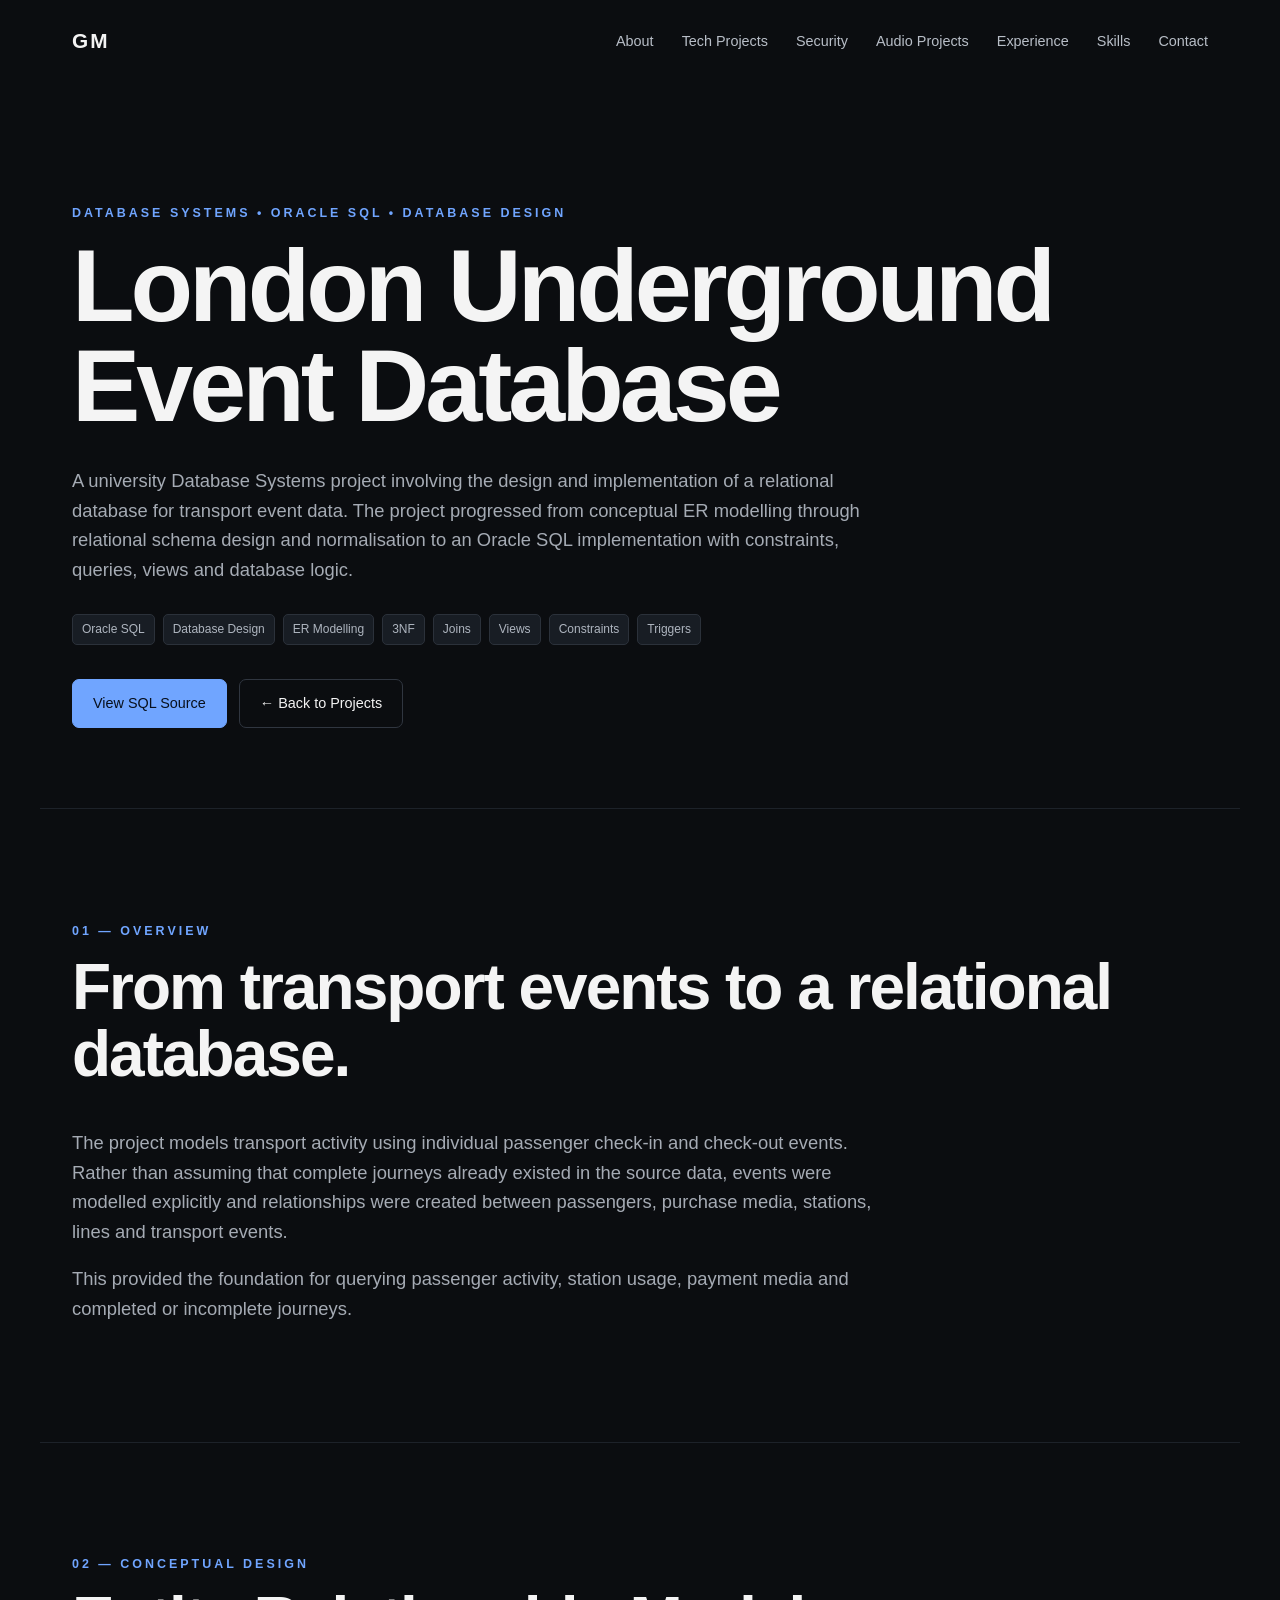
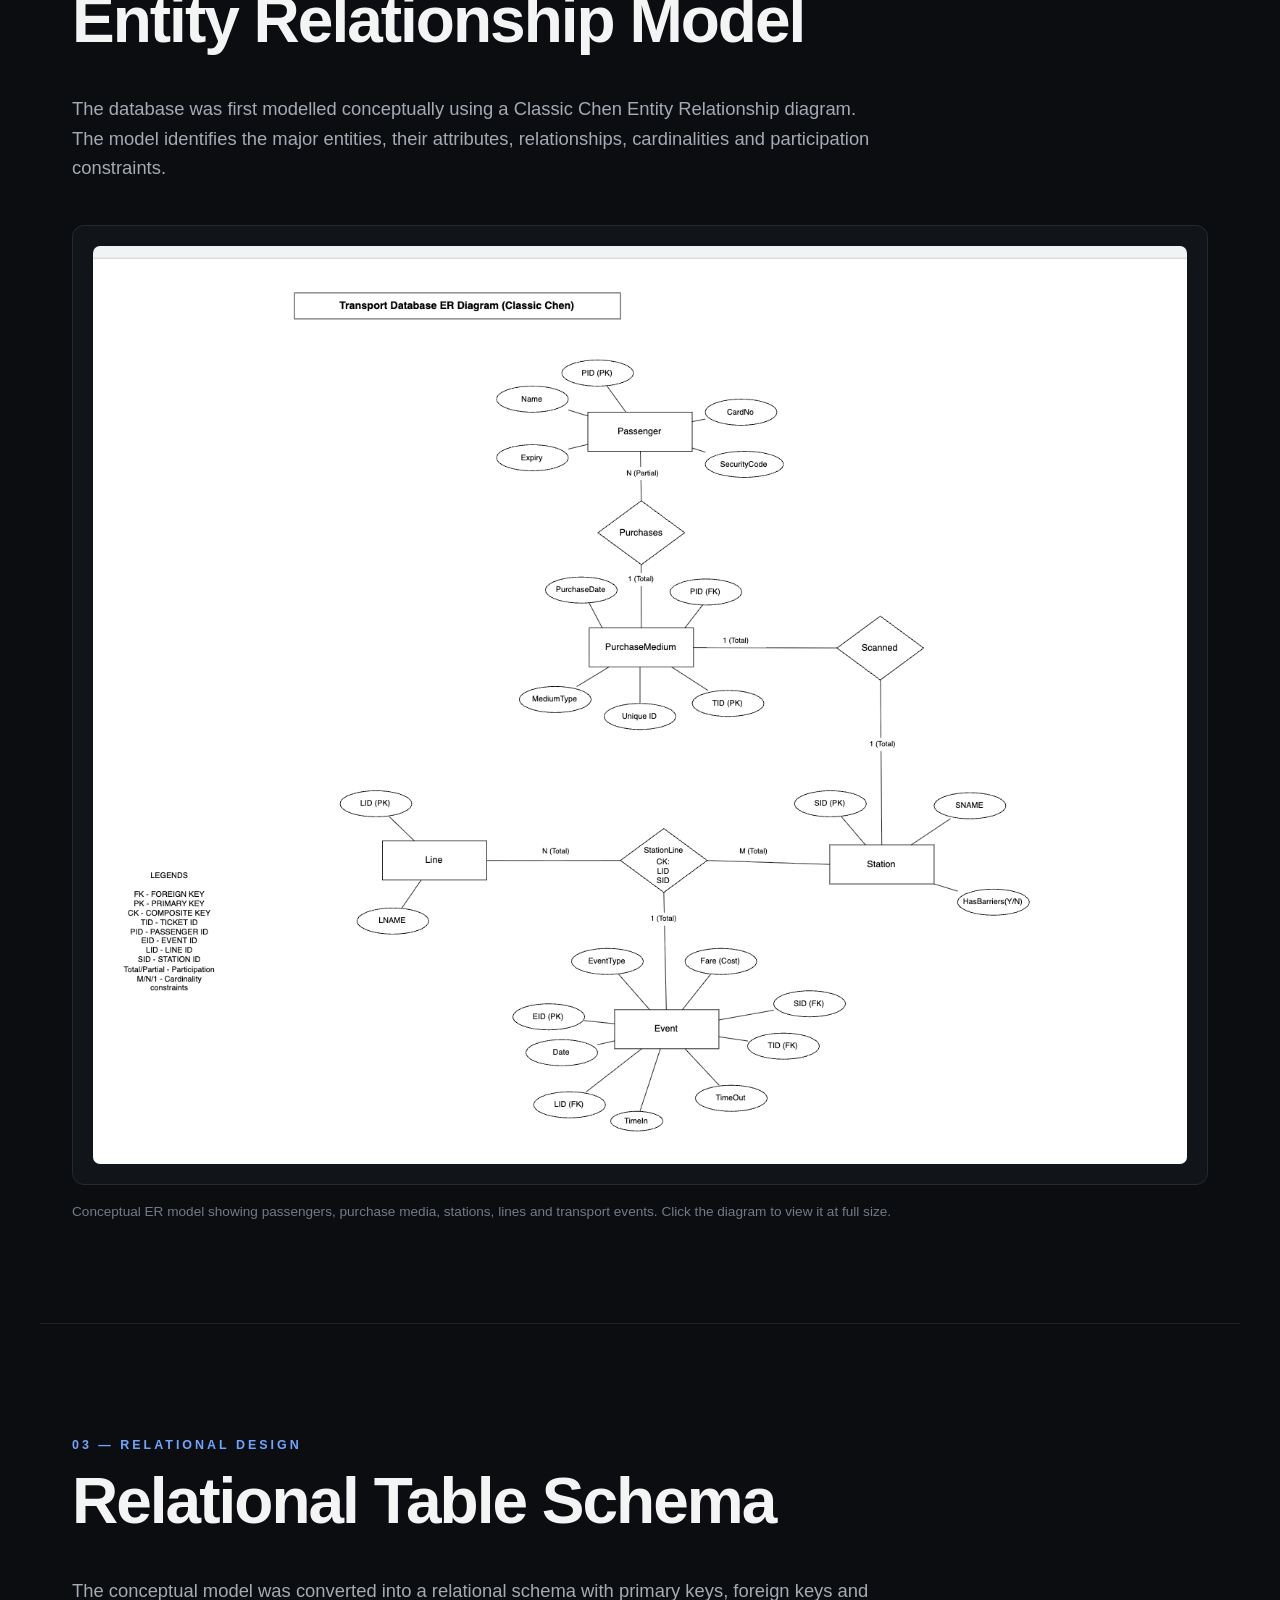
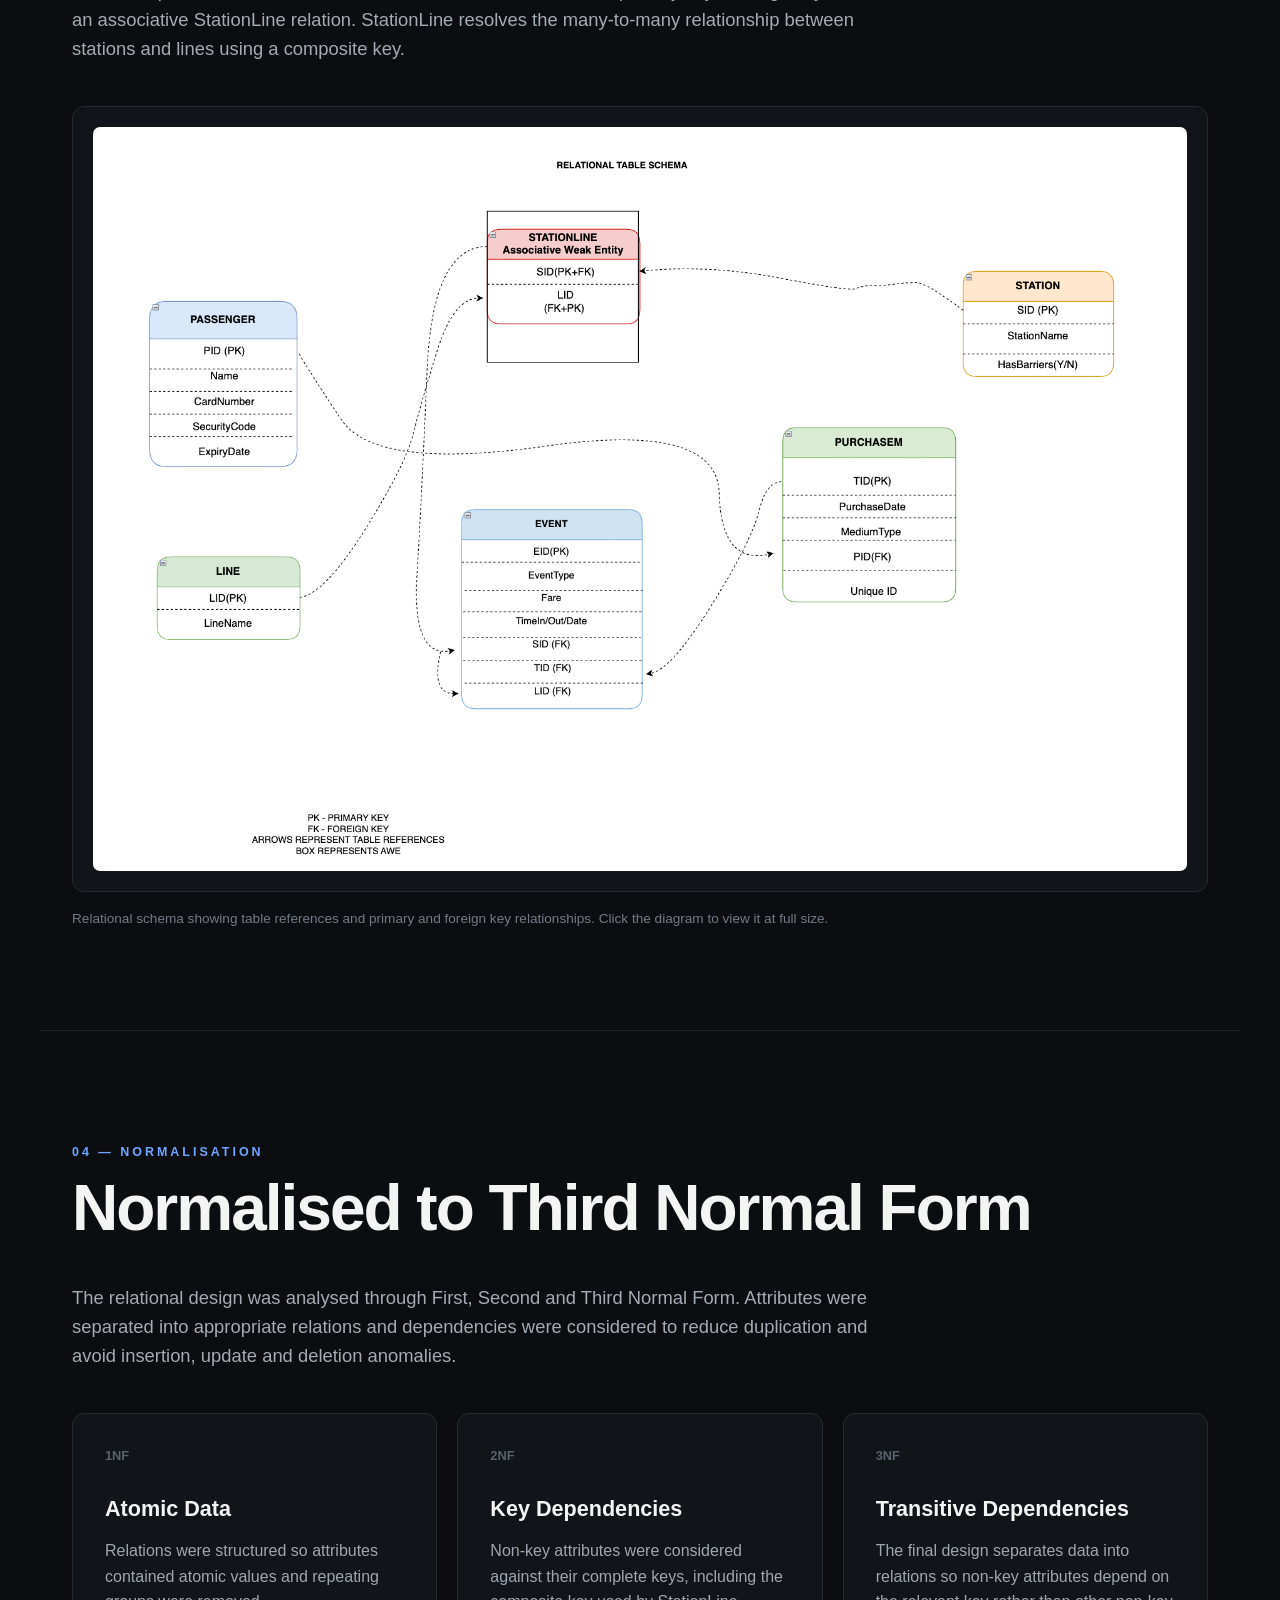
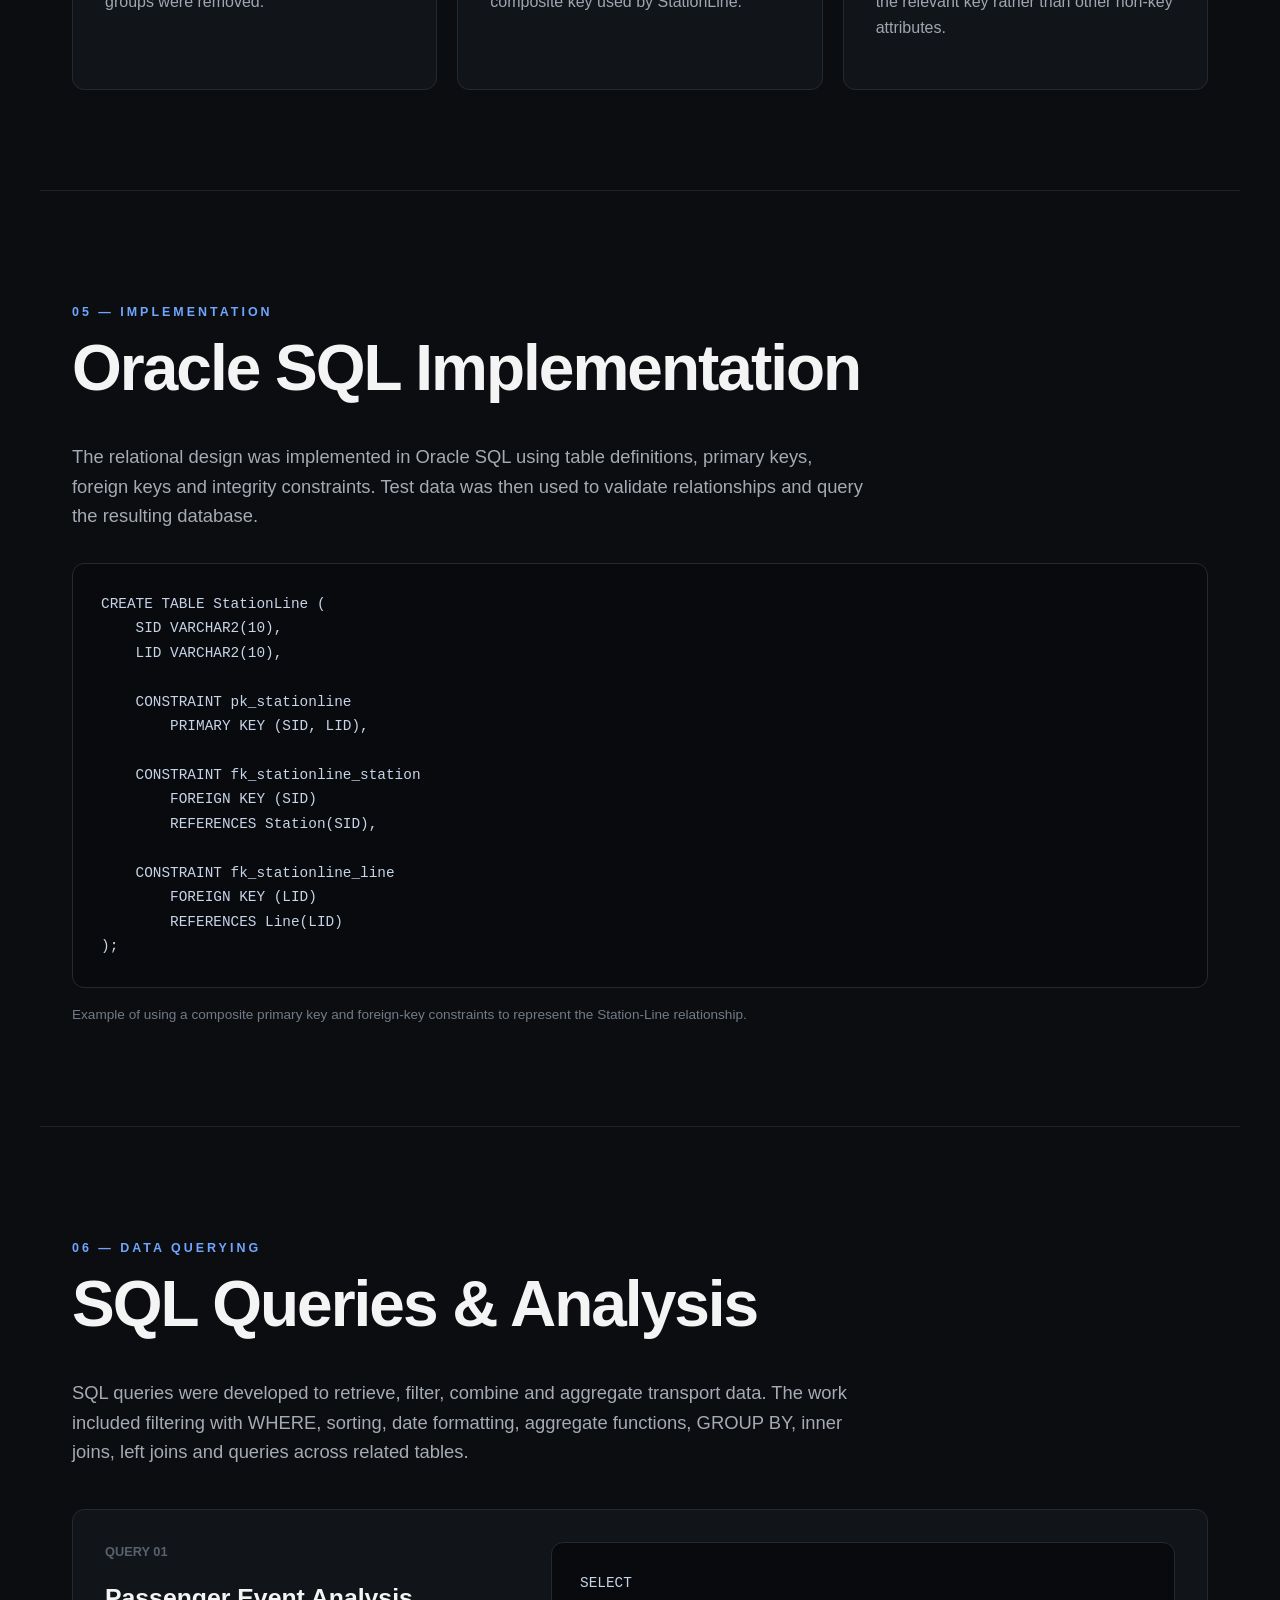
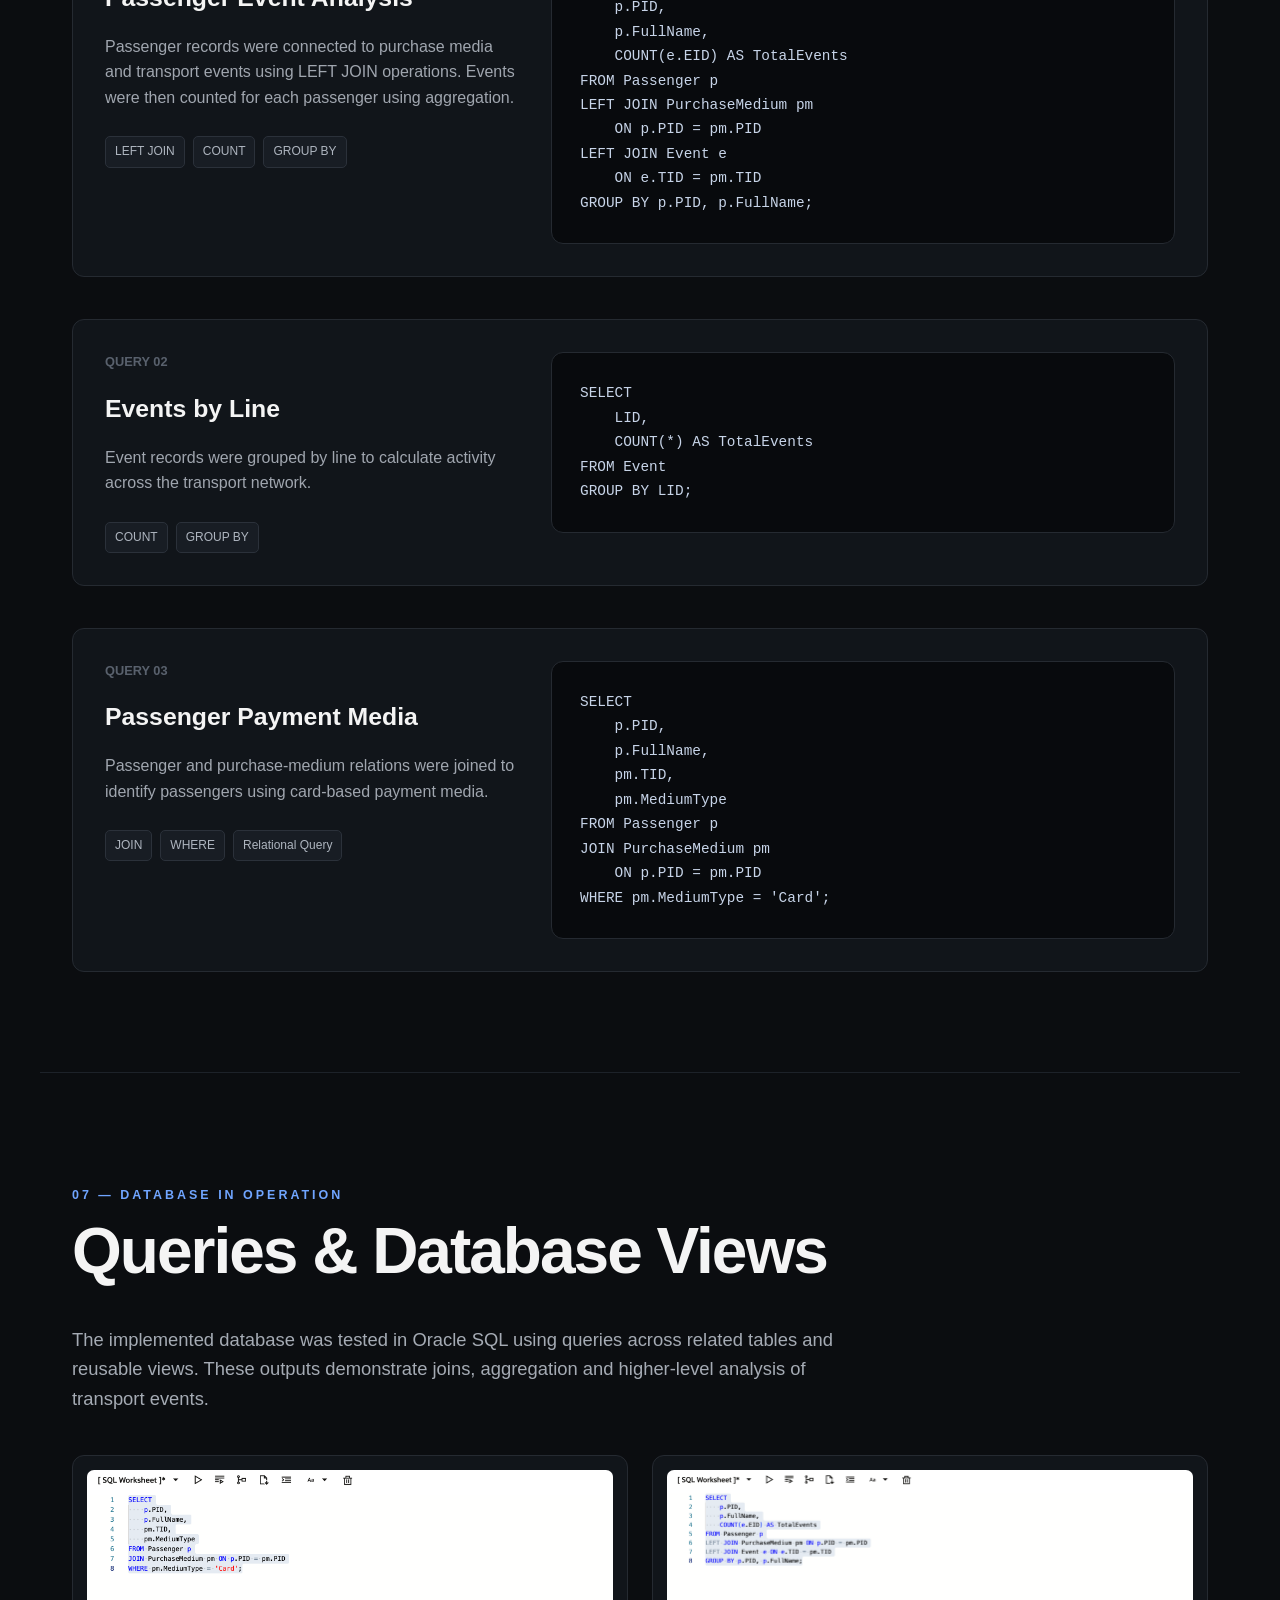
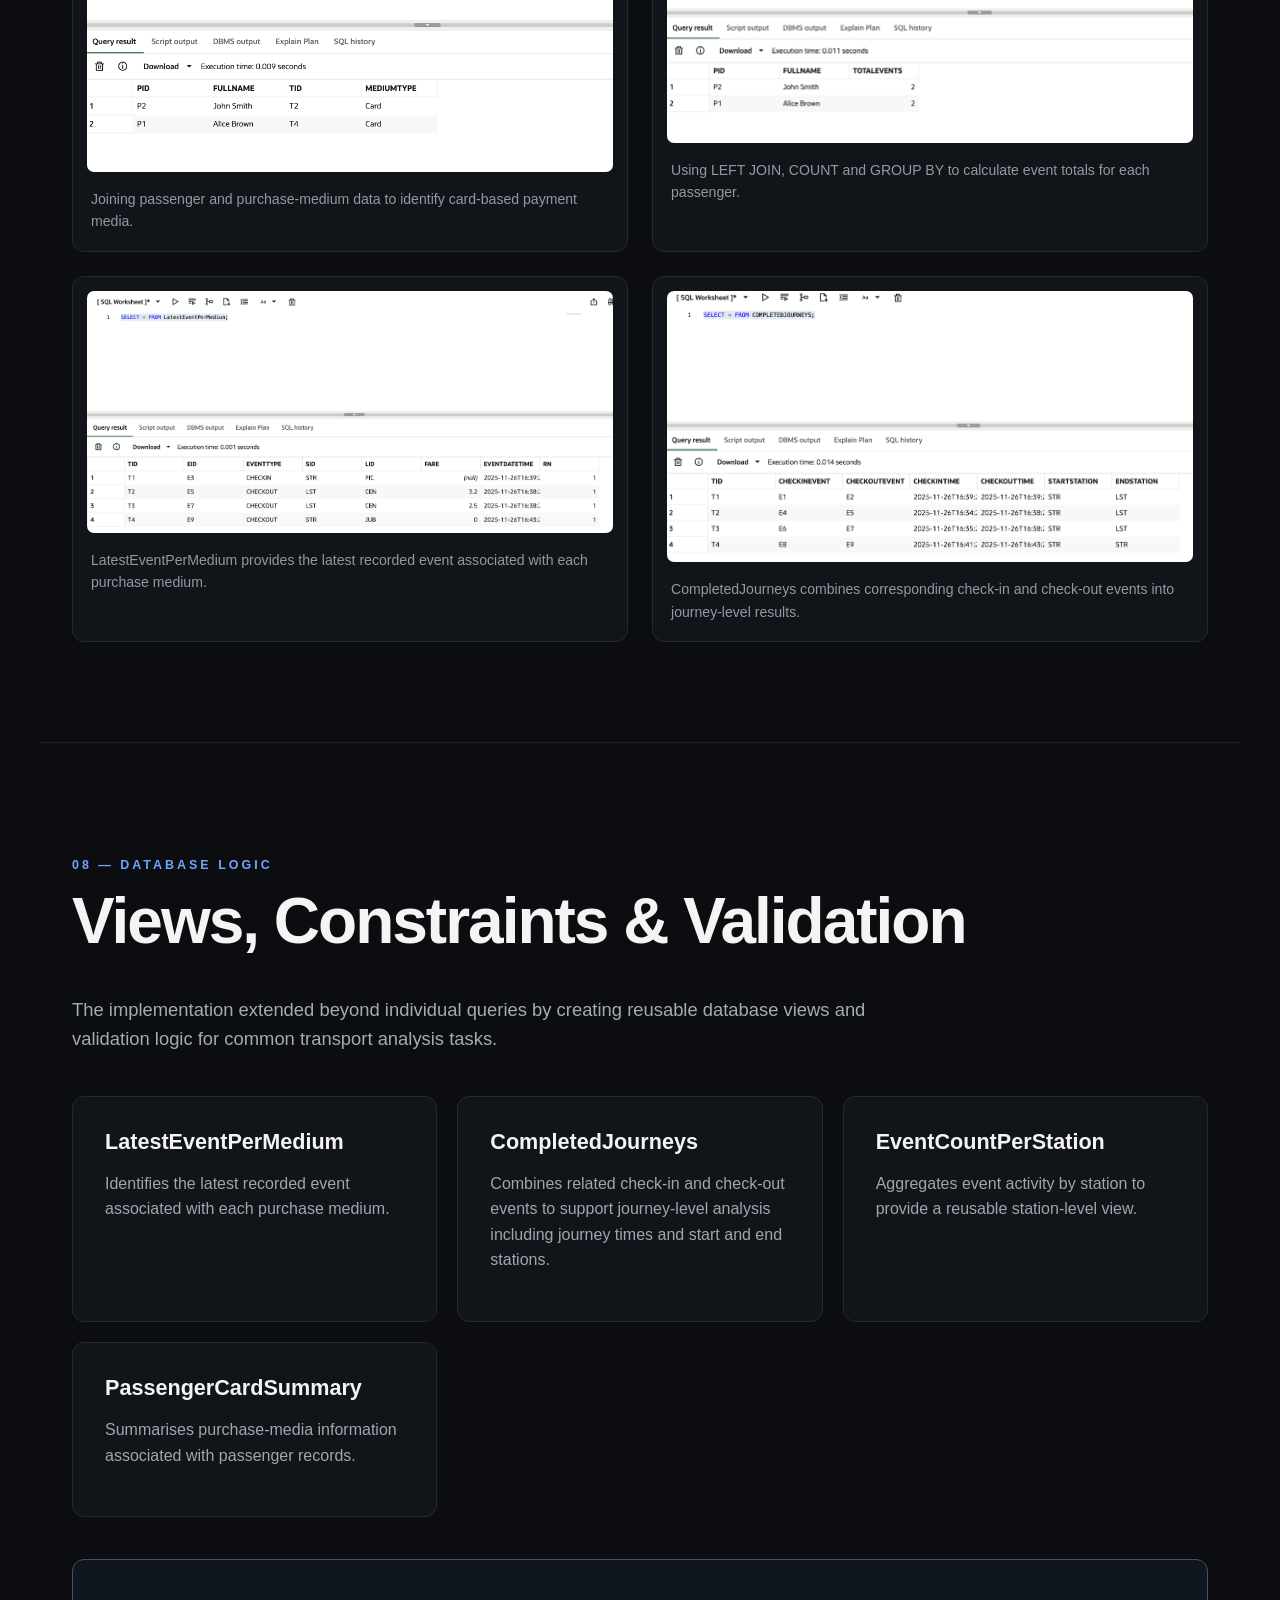
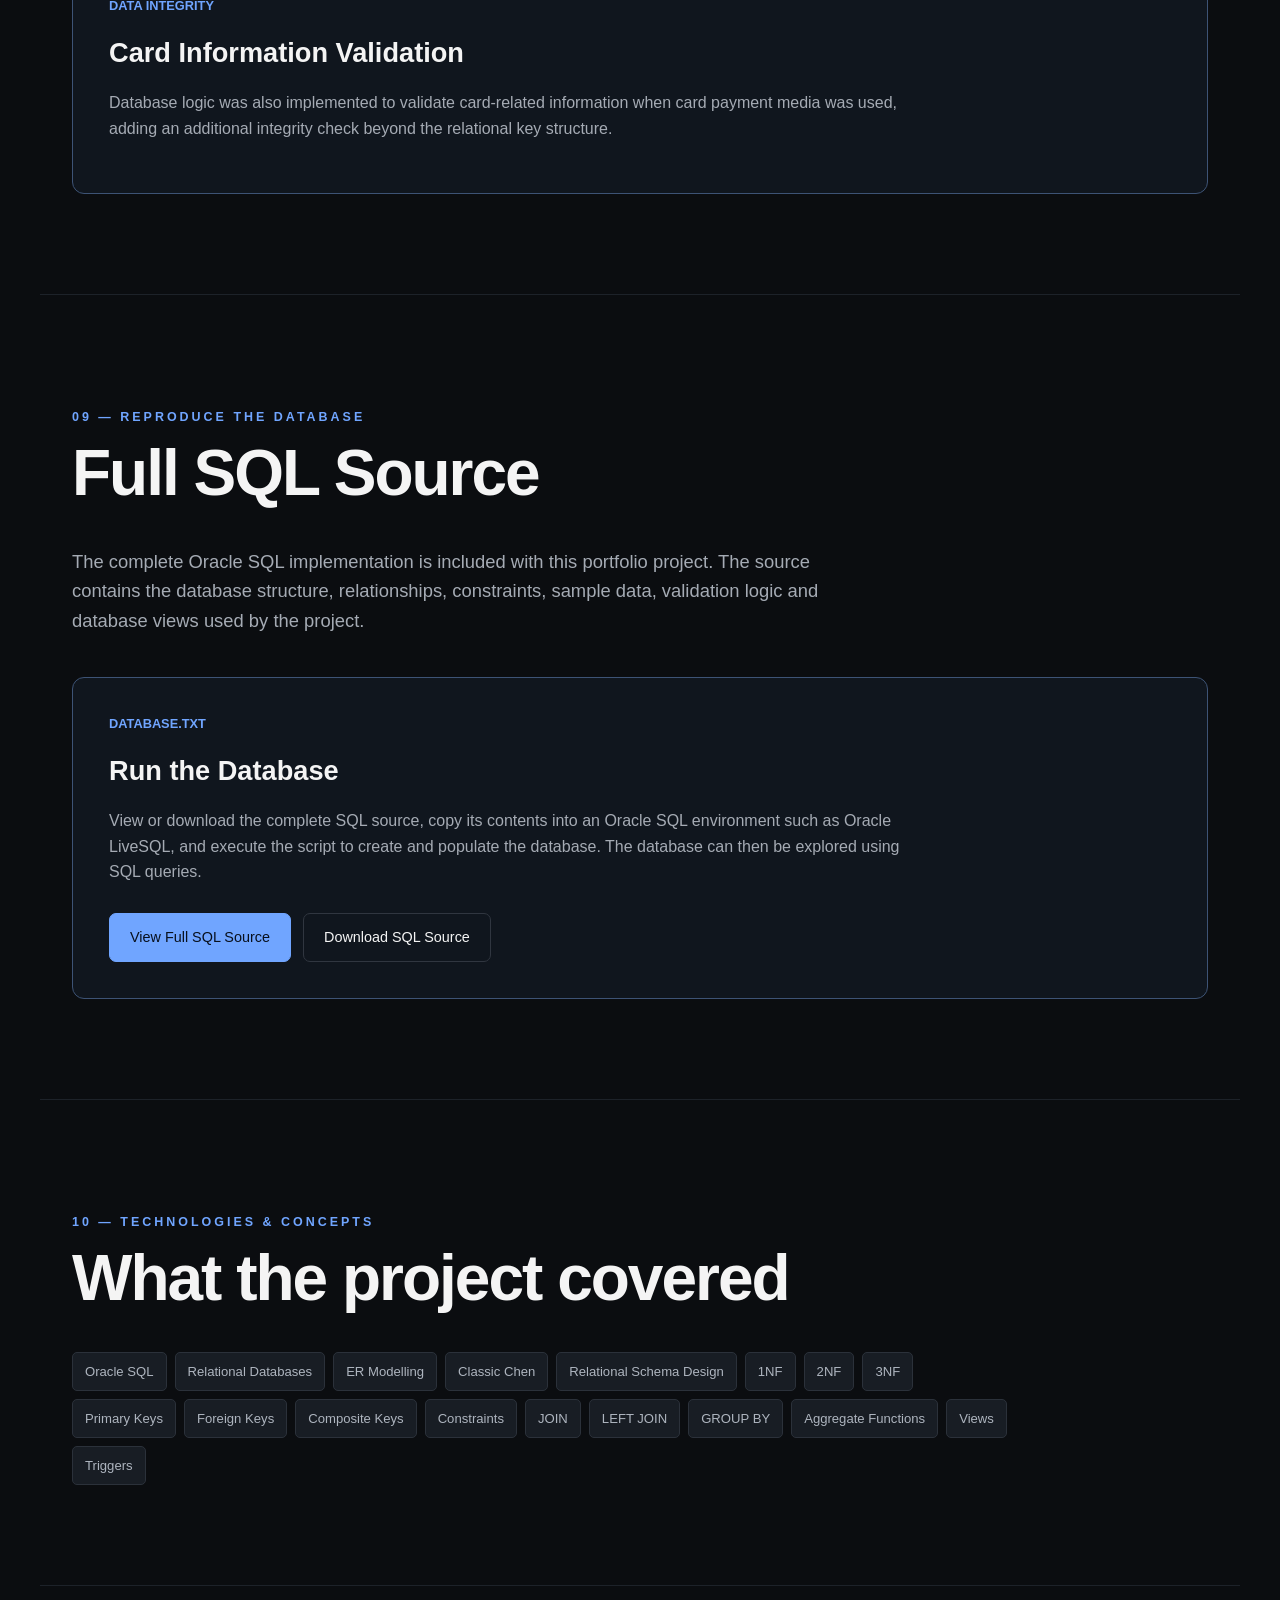
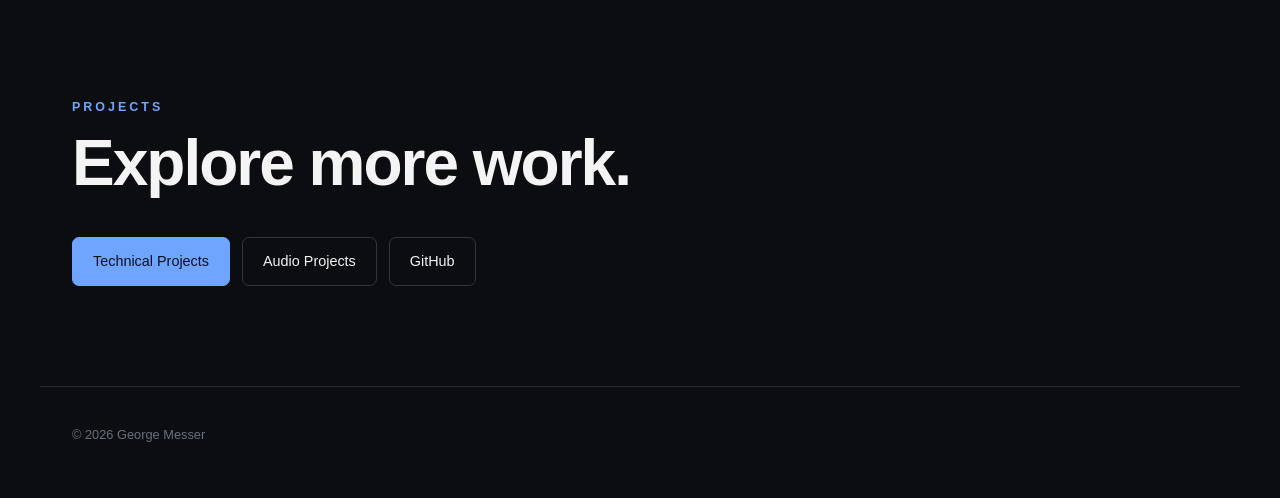
<file: database.html>
<!DOCTYPE html>
<html lang="en">

<head>
    <meta charset="UTF-8">
    <meta name="viewport" content="width=device-width, initial-scale=1.0">

    <title>Database Systems | George Messer</title>

    <link rel="stylesheet" href="style.css">
</head>

<body>

    <!-- NAVIGATION -->
    <nav class="navbar">
        <a href="index.html" class="logo">GM</a>

        <ul class="nav-links">
            <li><a href="index.html#about">About</a></li>
            <li><a href="index.html#tech">Tech Projects</a></li>
            <li><a href="index.html#security">Security</a></li>
            <li><a href="index.html#audio">Audio Projects</a></li>
            <li><a href="index.html#experience">Experience</a></li>
            <li><a href="index.html#skills">Skills</a></li>
            <li><a href="index.html#contact">Contact</a></li>
        </ul>
    </nav>


    <main>

        <!-- PROJECT HERO -->
        <section class="project-hero">

            <p class="eyebrow">
                DATABASE SYSTEMS • ORACLE SQL • DATABASE DESIGN
            </p>

            <h1>London Underground Event Database</h1>

            <p class="project-hero-text">
                A university Database Systems project involving the design and
                implementation of a relational database for transport event data.
                The project progressed from conceptual ER modelling through
                relational schema design and normalisation to an Oracle SQL
                implementation with constraints, queries, views and database logic.
            </p>

            <div class="tags project-hero-tags">
                <span>Oracle SQL</span>
                <span>Database Design</span>
                <span>ER Modelling</span>
                <span>3NF</span>
                <span>Joins</span>
                <span>Views</span>
                <span>Constraints</span>
                <span>Triggers</span>
            </div>

            <div class="hero-buttons">

                <a href="sql/database.txt"
                   class="button primary"
                   target="_blank"
                   rel="noopener noreferrer">
                    View SQL Source
                </a>

                <a href="index.html#tech"
                   class="button secondary">
                    ← Back to Projects
                </a>

            </div>

        </section>


        <!-- OVERVIEW -->
        <section class="section project-section">

            <p class="section-label">01 — OVERVIEW</p>

            <h2>From transport events to a relational database.</h2>

            <p class="section-intro">
                The project models transport activity using individual passenger
                check-in and check-out events. Rather than assuming that complete
                journeys already existed in the source data, events were modelled
                explicitly and relationships were created between passengers,
                purchase media, stations, lines and transport events.
            </p>

            <p class="section-intro">
                This provided the foundation for querying passenger activity,
                station usage, payment media and completed or incomplete journeys.
            </p>

        </section>


        <!-- ER DIAGRAM -->
        <section class="section project-section">

            <p class="section-label">02 — CONCEPTUAL DESIGN</p>

            <h2>Entity Relationship Model</h2>

            <p class="section-intro">
                The database was first modelled conceptually using a Classic Chen
                Entity Relationship diagram. The model identifies the major
                entities, their attributes, relationships, cardinalities and
                participation constraints.
            </p>

            <div class="project-image-panel">

                <a href="images/database/er-diagram.png"
                   target="_blank"
                   rel="noopener noreferrer">

                    <img
                        src="images/database/er-diagram.png"
                        alt="Entity relationship diagram for the transport database"
                        class="project-image">

                </a>

            </div>

            <p class="image-caption">
                Conceptual ER model showing passengers, purchase media,
                stations, lines and transport events. Click the diagram
                to view it at full size.
            </p>

        </section>


        <!-- RELATIONAL SCHEMA -->
        <section class="section project-section">

            <p class="section-label">03 — RELATIONAL DESIGN</p>

            <h2>Relational Table Schema</h2>

            <p class="section-intro">
                The conceptual model was converted into a relational schema with
                primary keys, foreign keys and an associative StationLine relation.
                StationLine resolves the many-to-many relationship between stations
                and lines using a composite key.
            </p>

            <div class="project-image-panel">

                <a href="images/database/relational-schema.png"
                   target="_blank"
                   rel="noopener noreferrer">

                    <img
                        src="images/database/relational-schema.png"
                        alt="Relational table schema for the transport database"
                        class="project-image">

                </a>

            </div>

            <p class="image-caption">
                Relational schema showing table references and primary and
                foreign key relationships. Click the diagram to view it
                at full size.
            </p>

        </section>


        <!-- NORMALISATION -->
        <section class="section project-section">

            <p class="section-label">04 — NORMALISATION</p>

            <h2>Normalised to Third Normal Form</h2>

            <p class="section-intro">
                The relational design was analysed through First, Second and Third
                Normal Form. Attributes were separated into appropriate relations
                and dependencies were considered to reduce duplication and avoid
                insertion, update and deletion anomalies.
            </p>

            <div class="database-feature-grid">

                <article class="project-card">
                    <p class="project-number">1NF</p>
                    <h3>Atomic Data</h3>

                    <p>
                        Relations were structured so attributes contained atomic
                        values and repeating groups were removed.
                    </p>
                </article>


                <article class="project-card">
                    <p class="project-number">2NF</p>
                    <h3>Key Dependencies</h3>

                    <p>
                        Non-key attributes were considered against their complete
                        keys, including the composite key used by StationLine.
                    </p>
                </article>


                <article class="project-card">
                    <p class="project-number">3NF</p>
                    <h3>Transitive Dependencies</h3>

                    <p>
                        The final design separates data into relations so non-key
                        attributes depend on the relevant key rather than other
                        non-key attributes.
                    </p>
                </article>

            </div>

        </section>


        <!-- SQL IMPLEMENTATION -->
        <section class="section project-section">

            <p class="section-label">05 — IMPLEMENTATION</p>

            <h2>Oracle SQL Implementation</h2>

            <p class="section-intro">
                The relational design was implemented in Oracle SQL using table
                definitions, primary keys, foreign keys and integrity constraints.
                Test data was then used to validate relationships and query the
                resulting database.
            </p>

            <div class="code-example">

<pre><code>CREATE TABLE StationLine (
    SID VARCHAR2(10),
    LID VARCHAR2(10),

    CONSTRAINT pk_stationline
        PRIMARY KEY (SID, LID),

    CONSTRAINT fk_stationline_station
        FOREIGN KEY (SID)
        REFERENCES Station(SID),

    CONSTRAINT fk_stationline_line
        FOREIGN KEY (LID)
        REFERENCES Line(LID)
);</code></pre>

            </div>

            <p class="image-caption">
                Example of using a composite primary key and foreign-key
                constraints to represent the Station-Line relationship.
            </p>

        </section>


        <!-- QUERYING -->
        <section class="section project-section">

            <p class="section-label">06 — DATA QUERYING</p>

            <h2>SQL Queries & Analysis</h2>

            <p class="section-intro">
                SQL queries were developed to retrieve, filter, combine and
                aggregate transport data. The work included filtering with WHERE,
                sorting, date formatting, aggregate functions, GROUP BY, inner
                joins, left joins and queries across related tables.
            </p>


            <div class="query-example">

                <div class="query-description">

                    <p class="project-number">QUERY 01</p>

                    <h3>Passenger Event Analysis</h3>

                    <p>
                        Passenger records were connected to purchase media and
                        transport events using LEFT JOIN operations. Events were
                        then counted for each passenger using aggregation.
                    </p>

                    <div class="tags">
                        <span>LEFT JOIN</span>
                        <span>COUNT</span>
                        <span>GROUP BY</span>
                    </div>

                </div>

                <div class="code-example">

<pre><code>SELECT
    p.PID,
    p.FullName,
    COUNT(e.EID) AS TotalEvents
FROM Passenger p
LEFT JOIN PurchaseMedium pm
    ON p.PID = pm.PID
LEFT JOIN Event e
    ON e.TID = pm.TID
GROUP BY p.PID, p.FullName;</code></pre>

                </div>

            </div>


            <div class="query-example">

                <div class="query-description">

                    <p class="project-number">QUERY 02</p>

                    <h3>Events by Line</h3>

                    <p>
                        Event records were grouped by line to calculate activity
                        across the transport network.
                    </p>

                    <div class="tags">
                        <span>COUNT</span>
                        <span>GROUP BY</span>
                    </div>

                </div>

                <div class="code-example">

<pre><code>SELECT
    LID,
    COUNT(*) AS TotalEvents
FROM Event
GROUP BY LID;</code></pre>

                </div>

            </div>


            <div class="query-example">

                <div class="query-description">

                    <p class="project-number">QUERY 03</p>

                    <h3>Passenger Payment Media</h3>

                    <p>
                        Passenger and purchase-medium relations were joined to
                        identify passengers using card-based payment media.
                    </p>

                    <div class="tags">
                        <span>JOIN</span>
                        <span>WHERE</span>
                        <span>Relational Query</span>
                    </div>

                </div>

                <div class="code-example">

<pre><code>SELECT
    p.PID,
    p.FullName,
    pm.TID,
    pm.MediumType
FROM Passenger p
JOIN PurchaseMedium pm
    ON p.PID = pm.PID
WHERE pm.MediumType = 'Card';</code></pre>

                </div>

            </div>

        </section>


        <!-- DATABASE SCREENSHOTS -->
        <section class="section project-section">

            <p class="section-label">
                07 — DATABASE IN OPERATION
            </p>

            <h2>Queries & Database Views</h2>

            <p class="section-intro">
                The implemented database was tested in Oracle SQL using queries
                across related tables and reusable views. These outputs demonstrate
                joins, aggregation and higher-level analysis of transport events.
            </p>

            <div class="database-gallery">

                <figure>

                    <a href="images/database/card-passenger-query.png"
                       target="_blank"
                       rel="noopener noreferrer">

                        <img
                            src="images/database/card-passenger-query.png"
                            alt="SQL query joining passengers with card purchase media">

                    </a>

                    <figcaption>
                        Joining passenger and purchase-medium data to identify
                        card-based payment media.
                    </figcaption>

                </figure>


                <figure>

                    <a href="images/database/passenger-event-query.png"
                       target="_blank"
                       rel="noopener noreferrer">

                        <img
                            src="images/database/passenger-event-query.png"
                            alt="SQL query using left joins to count passenger events">

                    </a>

                    <figcaption>
                        Using LEFT JOIN, COUNT and GROUP BY to calculate event
                        totals for each passenger.
                    </figcaption>

                </figure>


                <figure>

                    <a href="images/database/latest-event-view.png"
                       target="_blank"
                       rel="noopener noreferrer">

                        <img
                            src="images/database/latest-event-view.png"
                            alt="LatestEventPerMedium database view output">

                    </a>

                    <figcaption>
                        LatestEventPerMedium provides the latest recorded event
                        associated with each purchase medium.
                    </figcaption>

                </figure>


                <figure>

                    <a href="images/database/completed-journeys-view.png"
                       target="_blank"
                       rel="noopener noreferrer">

                        <img
                            src="images/database/completed-journeys-view.png"
                            alt="CompletedJourneys database view output">

                    </a>

                    <figcaption>
                        CompletedJourneys combines corresponding check-in and
                        check-out events into journey-level results.
                    </figcaption>

                </figure>

            </div>

        </section>


        <!-- DATABASE LOGIC -->
        <section class="section project-section">

            <p class="section-label">08 — DATABASE LOGIC</p>

            <h2>Views, Constraints & Validation</h2>

            <p class="section-intro">
                The implementation extended beyond individual queries by creating
                reusable database views and validation logic for common transport
                analysis tasks.
            </p>

            <div class="database-feature-grid">

                <article class="project-card">

                    <h3>LatestEventPerMedium</h3>

                    <p>
                        Identifies the latest recorded event associated with each
                        purchase medium.
                    </p>

                </article>


                <article class="project-card">

                    <h3>CompletedJourneys</h3>

                    <p>
                        Combines related check-in and check-out events to support
                        journey-level analysis including journey times and start
                        and end stations.
                    </p>

                </article>


                <article class="project-card">

                    <h3>EventCountPerStation</h3>

                    <p>
                        Aggregates event activity by station to provide a reusable
                        station-level view.
                    </p>

                </article>


                <article class="project-card">

                    <h3>PassengerCardSummary</h3>

                    <p>
                        Summarises purchase-media information associated with
                        passenger records.
                    </p>

                </article>

            </div>


            <div class="project-highlight">

                <p class="project-number">DATA INTEGRITY</p>

                <h3>Card Information Validation</h3>

                <p>
                    Database logic was also implemented to validate card-related
                    information when card payment media was used, adding an
                    additional integrity check beyond the relational key structure.
                </p>

            </div>

        </section>


        <!-- FULL SQL SOURCE -->
        <section class="section project-section">

            <p class="section-label">09 — REPRODUCE THE DATABASE</p>

            <h2>Full SQL Source</h2>

            <p class="section-intro">
                The complete Oracle SQL implementation is included with this
                portfolio project. The source contains the database structure,
                relationships, constraints, sample data, validation logic and
                database views used by the project.
            </p>

            <div class="project-highlight">

                <p class="project-number">DATABASE.TXT</p>

                <h3>Run the Database</h3>

                <p>
                    View or download the complete SQL source, copy its contents
                    into an Oracle SQL environment such as Oracle LiveSQL, and
                    execute the script to create and populate the database.
                    The database can then be explored using SQL queries.
                </p>

                <div class="hero-buttons">

                    <a href="sql/database.txt"
                       class="button primary"
                       target="_blank"
                       rel="noopener noreferrer">
                        View Full SQL Source
                    </a>

                    <a href="sql/database.txt"
                       class="button secondary"
                       download="database.txt">
                        Download SQL Source
                    </a>

                </div>

            </div>

        </section>


        <!-- TECHNOLOGIES -->
        <section class="section project-section">

            <p class="section-label">
                10 — TECHNOLOGIES & CONCEPTS
            </p>

            <h2>What the project covered</h2>

            <div class="tags large-tags">

                <span>Oracle SQL</span>
                <span>Relational Databases</span>
                <span>ER Modelling</span>
                <span>Classic Chen</span>
                <span>Relational Schema Design</span>

                <span>1NF</span>
                <span>2NF</span>
                <span>3NF</span>

                <span>Primary Keys</span>
                <span>Foreign Keys</span>
                <span>Composite Keys</span>

                <span>Constraints</span>

                <span>JOIN</span>
                <span>LEFT JOIN</span>
                <span>GROUP BY</span>
                <span>Aggregate Functions</span>

                <span>Views</span>
                <span>Triggers</span>

            </div>

        </section>


        <!-- PROJECT NAVIGATION -->
        <section class="section project-navigation">

            <p class="section-label">PROJECTS</p>

            <h2>Explore more work.</h2>

            <div class="hero-buttons">

                <a href="index.html#tech"
                   class="button primary">
                    Technical Projects
                </a>

                <a href="index.html#audio"
                   class="button secondary">
                    Audio Projects
                </a>

                <a href="https://github.com/gemesser"
                   class="button secondary"
                   target="_blank"
                   rel="noopener noreferrer">
                    GitHub
                </a>

            </div>

        </section>

    </main>


    <!-- FOOTER -->
    <footer>
        <p>© 2026 George Messer</p>
    </footer>

</body>

</html>
</file>
<file: style.css>
/* ---------- BASE ---------- */

* {
    box-sizing: border-box;
}

html {
    scroll-behavior: smooth;
}

body {
    margin: 0;
    font-family: Arial, Helvetica, sans-serif;
    background: #0b0d10;
    color: #f4f4f4;
    line-height: 1.6;
}

a {
    color: inherit;
    text-decoration: none;
}

img {
    max-width: 100%;
}


/* ---------- NAVIGATION ---------- */

.navbar {
    width: 100%;
    max-width: 1200px;
    margin: 0 auto;
    padding: 24px 32px;

    display: flex;
    justify-content: space-between;
    align-items: center;
}

.logo {
    font-size: 1.3rem;
    font-weight: 700;
    letter-spacing: 2px;
}

.nav-links {
    display: flex;
    gap: 28px;

    margin: 0;
    padding: 0;
    list-style: none;
}

.nav-links a {
    color: #b8bec7;
    font-size: 0.9rem;
    transition: color 0.2s ease;
}

.nav-links a:hover {
    color: #ffffff;
}


/* ---------- HERO ---------- */

.hero {
    max-width: 1200px;
    min-height: auto;
    margin: 0 auto;
    padding: 70px 32px 20px;

    display: flex;
    flex-direction: column;
    justify-content: center;
}

.eyebrow,
.section-label {
    margin-bottom: 12px;

    color: #70a5ff;
    font-size: 0.78rem;
    font-weight: 700;
    letter-spacing: 3px;
}

.hero h1 {
    margin: 0;

    font-size: clamp(4rem, 10vw, 8rem);
    line-height: 0.95;
    letter-spacing: -5px;
}

.hero h2 {
    max-width: 850px;
    margin: 28px 0 16px;

    color: #b8bec7;
    font-size: clamp(1.7rem, 4vw, 3rem);
    line-height: 1.15;
    font-weight: 400;
}

.hero-text {
    max-width: 680px;
    margin-bottom: 32px;

    color: #9299a3;
    font-size: 1.05rem;
}

.hero-buttons {
    display: flex;
    flex-wrap: wrap;
    gap: 12px;
}

.button {
    display: inline-block;

    padding: 12px 20px;
    border: 1px solid #303640;
    border-radius: 7px;

    font-size: 0.9rem;
    transition: 0.2s ease;
}

.button.primary {
    border-color: #70a5ff;
    background: #70a5ff;
    color: #08101d;
}

.button.secondary:hover {
    border-color: #70a5ff;
}

.button.primary:hover {
    transform: translateY(-2px);
}


/* ---------- GENERAL SECTIONS ---------- */

.section {
    max-width: 1200px;
    margin: 0 auto;
    padding: 100px 32px;
}
/* About section */
#about {
    padding-top: 40px;
    padding-bottom: 60px;
}

#about p:not(.section-label) {
    max-width: 850px;
    line-height: 1.8;
}

.section > h2 {
    margin: 0 0 40px;

    font-size: clamp(2.3rem, 5vw, 4rem);
    line-height: 1.05;
    letter-spacing: -2px;
}

.section-intro {
    max-width: 800px;

    color: #a5abb4;
    font-size: 1.15rem;
}


/* ---------- PROJECTS ---------- */

.project-grid {
    display: grid;
    grid-template-columns: repeat(2, 1fr);
    gap: 20px;
}

.project-card {
    padding: 32px;

    background: #11151a;
    border: 1px solid #252a31;
    border-radius: 12px;
}

.project-card.featured {
    border-color: #3d5375;
}

.project-card.wide {
    grid-column: 1 / -1;
}

.project-number {
    margin: 0 0 30px;

    color: #59616d;
    font-size: 0.8rem;
    font-weight: 700;
}

.project-card h3 {
    margin: 0 0 14px;

    font-size: 1.6rem;
    line-height: 1.2;
}

.project-card > p:not(.project-number):not(.project-subtitle) {
    color: #a0a6af;
}

.project-subtitle {
    margin-top: -5px;
    color: #70a5ff;
    font-size: 0.9rem;
}

.tags {
    display: flex;
    flex-wrap: wrap;
    gap: 8px;

    margin-top: 26px;
}

.tags span {
    padding: 5px 9px;

    background: #181d24;
    border: 1px solid #2b313a;
    border-radius: 5px;

    color: #aeb5bf;
    font-size: 0.75rem;
}

.project-link {
    display: inline-block;
    margin-top: 28px;

    color: #70a5ff;
    font-weight: 700;
}

.project-link:hover {
    text-decoration: underline;
}


/* ---------- SKILLS ---------- */

.skills-grid {
    display: grid;
    grid-template-columns: repeat(2, 1fr);
    gap: 20px;
}

.skills-grid > div {
    padding: 28px;

    background: #11151a;
    border: 1px solid #252a31;
    border-radius: 12px;
}

.skills-grid h3 {
    margin-top: 0;
}

.skills-grid p {
    margin-bottom: 0;
    color: #9da4ae;
}


/* ---------- CONTACT ---------- */

.contact {
    padding-bottom: 130px;
}

.contact > p:not(.section-label) {
    max-width: 600px;
    color: #a5abb4;
}

.contact-links {
    display: flex;
    flex-wrap: wrap;
    gap: 24px;

    margin-top: 30px;
}

.contact-links a {
    color: #70a5ff;
    font-weight: 700;
}


/* ==========================================================
   DATABASE / DETAILED PROJECT PAGES
   ========================================================== */


/* ---------- PROJECT HERO ---------- */

.project-hero {
    max-width: 1200px;
    margin: 0 auto;
    padding: 110px 32px 80px;
}

.project-hero h1 {
    max-width: 1000px;
    margin: 0;

    font-size: clamp(3.5rem, 8vw, 7rem);
    line-height: 0.98;
    letter-spacing: -4px;
}

.project-hero-text {
    max-width: 800px;
    margin: 30px 0 0;

    color: #a5abb4;
    font-size: 1.15rem;
}

.project-hero-tags {
    max-width: 850px;
    margin-top: 30px;
}

.project-hero .hero-buttons {
    margin-top: 34px;
}


/* ---------- PROJECT SECTIONS ---------- */

.project-section {
    border-top: 1px solid #1d2229;
}

.project-section > .section-intro + .section-intro {
    margin-top: 18px;
}

.project-navigation {
    border-top: 1px solid #1d2229;
}


/* ---------- LARGE PROJECT IMAGES ---------- */

.project-image-panel {
    width: 100%;
    margin-top: 42px;
    padding: 20px;

    overflow: hidden;

    background: #11151a;
    border: 1px solid #252a31;
    border-radius: 12px;
}

.project-image-panel a {
    display: block;
}

.project-image {
    display: block;
    width: 100%;
    height: auto;

    border-radius: 7px;

    transition:
        transform 0.2s ease,
        opacity 0.2s ease;
}

.project-image-panel a:hover .project-image {
    transform: scale(1.005);
    opacity: 0.92;
}

.image-caption {
    max-width: 850px;
    margin: 16px 0 0;

    color: #727b87;
    font-size: 0.85rem;
}


/* ---------- DATABASE FEATURE GRID ---------- */

.database-feature-grid {
    display: grid;
    grid-template-columns: repeat(3, 1fr);
    gap: 20px;

    margin-top: 42px;
}

.database-feature-grid .project-card {
    height: 100%;
}

.database-feature-grid .project-card h3 {
    font-size: 1.35rem;
}


/* ---------- SQL CODE ---------- */

.code-example {
    margin-top: 32px;

    overflow: hidden;

    background: #080a0d;
    border: 1px solid #252a31;
    border-radius: 12px;
}

.code-example pre {
    margin: 0;
    padding: 28px;

    overflow-x: auto;
}

.code-example code {
    font-family:
        "SFMono-Regular",
        Consolas,
        "Liberation Mono",
        Menlo,
        monospace;

    color: #c7d4e8;
    font-size: 0.9rem;
    line-height: 1.7;

    white-space: pre;
}


/* ---------- QUERY EXAMPLES ---------- */

.query-example {
    display: grid;
    grid-template-columns: minmax(0, 0.8fr) minmax(0, 1.2fr);
    gap: 30px;
    align-items: start;

    margin-top: 42px;
    padding: 32px;

    background: #11151a;
    border: 1px solid #252a31;
    border-radius: 12px;
}

.query-description h3 {
    margin: 0 0 14px;

    font-size: 1.55rem;
}

.query-description > p:not(.project-number) {
    color: #a0a6af;
}

.query-example .project-number {
    margin-bottom: 16px;
}

.query-example .code-example {
    margin-top: 0;
}


/* ---------- DATABASE SCREENSHOT GALLERY ---------- */

.database-gallery {
    display: grid;
    grid-template-columns: repeat(2, minmax(0, 1fr));
    gap: 24px;

    margin-top: 42px;
}

.database-gallery figure {
    margin: 0;
    padding: 14px;

    overflow: hidden;

    background: #11151a;
    border: 1px solid #252a31;
    border-radius: 12px;
}

.database-gallery a {
    display: block;
    overflow: hidden;

    background: #ffffff;
    border-radius: 7px;
}

.database-gallery img {
    display: block;
    width: 100%;
    height: auto;

    transition:
        transform 0.2s ease,
        opacity 0.2s ease;
}

.database-gallery a:hover img {
    transform: scale(1.01);
    opacity: 0.93;
}

.database-gallery figcaption {
    padding: 16px 4px 4px;

    color: #9299a3;
    font-size: 0.88rem;
}


/* ---------- PROJECT HIGHLIGHT ---------- */

.project-highlight {
    margin-top: 42px;
    padding: 36px;

    background: #10161e;
    border: 1px solid #3d5375;
    border-radius: 12px;
}

.project-highlight .project-number {
    margin-bottom: 14px;
    color: #70a5ff;
}

.project-highlight h3 {
    margin: 0 0 14px;

    font-size: 1.7rem;
}

.project-highlight > p:not(.project-number) {
    max-width: 800px;

    color: #a5abb4;
}

.project-highlight .hero-buttons {
    margin-top: 28px;
}


/* ---------- LARGE TAG COLLECTION ---------- */

.large-tags {
    max-width: 950px;
    margin-top: 34px;
}

.large-tags span {
    padding: 8px 12px;
    font-size: 0.82rem;
}


/* ---------- FOOTER ---------- */

footer {
    max-width: 1200px;
    margin: 0 auto;
    padding: 25px 32px 40px;

    border-top: 1px solid #252a31;

    color: #69717d;
    font-size: 0.8rem;
}


/* ---------- TABLET ---------- */

@media (max-width: 900px) {

    .database-feature-grid {
        grid-template-columns: repeat(2, 1fr);
    }

    .query-example {
        grid-template-columns: 1fr;
    }
}


/* ---------- MOBILE ---------- */

@media (max-width: 750px) {

    .navbar {
        padding: 20px;
    }

   .nav-links {
    display: flex;
    flex-wrap: wrap;
    gap: 12px;
}


    /* Homepage hero */

    .hero {
        min-height: auto;
        padding: 100px 20px 80px;
    }

    .hero h1 {
        letter-spacing: -3px;
    }


    /* Detailed project hero */

    .project-hero {
        padding: 90px 20px 65px;
    }

    .project-hero h1 {
        font-size: clamp(3rem, 15vw, 5rem);
        letter-spacing: -3px;
    }

    .project-hero-text {
        font-size: 1rem;
    }


    /* Sections */

    .section {
        padding: 75px 20px;
    }


    /* Homepage grids */

    .project-grid,
    .skills-grid {
        grid-template-columns: 1fr;
    }

    .project-card.wide {
        grid-column: auto;
    }


    /* Database grids */

    .database-feature-grid,
    .database-gallery {
        grid-template-columns: 1fr;
    }


    /* Images */

    .project-image-panel {
        padding: 8px;
    }


    /* SQL */

    .query-example {
        padding: 20px;
    }

    .code-example pre {
        padding: 20px;
    }

    .code-example code {
        font-size: 0.78rem;
    }


    /* Highlight */

    .project-highlight {
        padding: 26px 22px;
    }


    /* Footer */

    footer {
        padding-left: 20px;
        padding-right: 20px;
    }
}

/* ---------- PROJECT VIDEO ---------- */

.project-video-panel {
    margin-top: 40px;
    padding: 12px;

    background: #11151a;
    border: 1px solid #252a31;
    border-radius: 12px;
}

.project-video {
    display: block;
    width: 100%;
    height: auto;

    border-radius: 7px;
    background: #000;
}
/* Spacing between coursework and technical projects */
#tech > .project-grid {
    margin-bottom: 60px;
}
</file>
